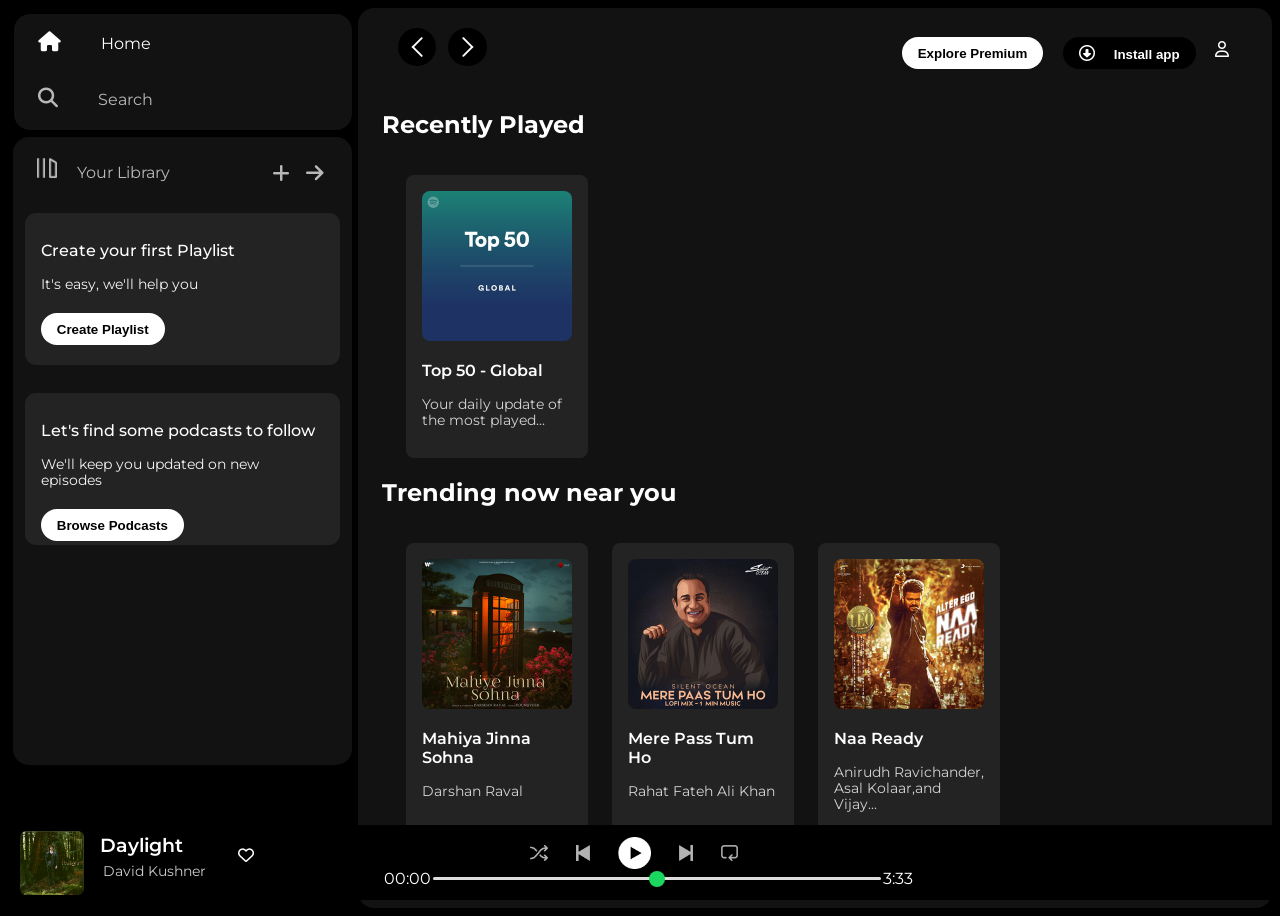
<file: index.html>
<!DOCTYPE html>
<html lang="en">
<head>
    <meta charset="UTF-8">
    <meta name="viewport" content="width=device-width, initial-scale=1.0">
    <link rel="stylesheet" href="https://cdnjs.cloudflare.com/ajax/libs/font-awesome/6.7.2/css/all.min.css" integrity="sha512-Evv84Mr4kqVGRNSgIGL/F/aIDqQb7xQ2vcrdIwxfjThSH8CSR7PBEakCr51Ck+w+/U6swU2Im1vVX0SVk9ABhg==" crossorigin="anonymous" referrerpolicy="no-referrer" />
    <link rel="icon" href="./assets/logo.png">
    <title>Spotify - Web Player: Music for everyone</title>
    <link href="style.css" rel="stylesheet">
    <link rel="preconnect" href="https://fonts.googleapis.com">
    <link rel="preconnect" href="https://fonts.gstatic.com" crossorigin>
    <link href="https://fonts.googleapis.com/css2?family=Montserrat:wght@100..900&display=swap" rel="stylesheet">
</head>
<body>
    <div class="main">
        <div class="sidebar">
            <div class="nav">
                <div class="nav-option" style="opacity: 1;">
                    <i class="fa-solid fa-house"></i>
                    <a href="#">Home</a> 
                </div>
                <div class="nav-option">
                    <i class="fa-solid fa-magnifying-glass"></i>
                    <a href="#">Search</a> 
                </div>
            </div>
            <div class="library">
                <div class="options">
                    <div class="lib-option nav-option">
                     <img src="./assets/library_icon.png">
                     <a href="#">Your Library</a> 
                    </div>
                    <div class="icons">
                     <i class="fa-solid fa-plus"></i>
                     <i class="fa-solid fa-arrow-right"></i>
                    </div>
                </div>
                <div class="lib-box">
                     <div class="box">
                        <p class="box-p1">Create your first Playlist</p>
                        <p class="box-p2">It's easy, we'll help you</p>
                        <button class="badge">Create Playlist</button>
                     </div>
                     <div class="box">
                        <p class="box-p1">Let's find some podcasts to follow</p>
                        <p class="box-p2">We'll keep you updated on new episodes</p>
                        <button class="badge">Browse Podcasts</button>
                     </div>
                </div>
            </div>
        </div>
        <div class="main-content">
            <div class="sticky-nav">
                <div class="sticky-nav-icons">
                    <img src="./assets/backward_icon.png">
                    <img src="./assets/forward_icon.png" class="hide">
                </div>
                <div class="sticky-nav-options">
                    <button class="badge hide">Explore Premium</button>
                    <button class="badge dark-badge"><i class="fa-regular fa-circle-down" style="font-size: 1rem;"></i>Install app</button>
                    <i class="fa-regular fa-user"></i>
                </div>
                
            </div>

            <h2>Recently Played</h2>
            <div class="card-container">
                <div class="card">
                    <img src="./assets/card1img.jpeg" class="card-img">
                    <p class="card-title">Top 50 - Global</p>
                    <p class="card-info">Your daily update of the most played...</p>
                </div>
            </div>

            <h2>Trending now near you</h2>
            <div class="card-container">
                <div class="card">
                    <img src="./assets/card2img.jpeg" class="card-img">
                    <p class="card-title">Mahiya Jinna Sohna</p>
                    <p class="card-info">Darshan Raval</p>
                </div>

                <div class="card">
                    <img src="./assets/card3img.jpeg" class="card-img">
                    <p class="card-title">Mere Pass Tum Ho</p>
                    <p class="card-info">Rahat Fateh Ali Khan</p>
                </div>

                <div class="card">
                    <img src="./assets/card4img.jpeg" class="card-img">
                    <p class="card-title">Naa Ready</p>
                    <p class="card-info">Anirudh Ravichander, Asal Kolaar,and Vijay...</p>
                </div>
            </div>

            <h2>Featured Charts</h2>
            <div class="card-container">
                <div class="card">
                    <img src="./assets/card5img.jpeg" class="card-img">
                    <p class="card-title">Top Songs- Global</p>
                    <p class="card-info">Your weekly update of the most played...</p>
                </div>

                <div class="card">
                    <img src="./assets/card6img.jpeg" class="card-img">
                    <p class="card-title">Top Songs - India</p>
                    <p class="card-info">Your weekly update of the most played...</p>
                </div>

                <div class="card">
                    <img src="./assets/card1img.jpeg" class="card-img">
                    <p class="card-title">Top 50 - Global</p>
                    <p class="card-info">Your daily update of the most played...</p>
                </div>
            </div>
        <div class="footer">
            <div class="line"></div>
        </div>
        </div>
        <div class="music-player">
            <div class="album">
                <img src="./assets/Daylight.png">
                <p class="one">Daylight</p>
                <p class="two">David Kushner</p>
                <i class="fa-regular fa-heart"></i>
            </div>
            <div class="player">
                <div class="player-controls">
                    <img src="./assets/player_icon1.png" class="player-control-icon">
                    <img src="./assets/player_icon2.png" class="player-control-icon">
                    <img src="./assets/player_icon3.png" class="player-control-icon" style="opacity: 1; height: 2rem;">
                    <img src="./assets/player_icon4.png" class="player-control-icon">
                    <img src="./assets/player_icon5.png" class="player-control-icon">
                </div>
                <div class="playback-bar">
                    <span class="current-time">00:00</span>
                    <input type="range" min="0" max="100" class="progress-bar" step="1">
                    <span class="total-time">3:33</span>
                </div>
            </div>
            <div class="control">

            </div>
        </div>
    </div>
</body>
</html>
</file>
<file: style.css>
body {
  font-family: "Montserrat", sans-serif;
  /* font-optical-sizing: auto;
  font-weight: <weight>;
  font-style: normal; */
  margin: 0;
  background-color: #000;
  color: #fff ;
  overflow: hidden;
}

.main {
    display: flex;
    height: 100vh;
    padding: 0.5rem;
}

.sidebar {
    background-color: #000;
    width: 21.875rem;
    border-radius: 1rem; /*16px*/
}

.main-content {
    background-color: #121212;
    flex: 1;
    border-radius: 1rem;
    overflow: auto;
    padding: 0 1.5rem 0 1.5rem;
}

.music-player {
    background-color: #000;
    position: fixed;
    bottom: 0;
    width: 100%;
    height: 4.6875rem;
}

a {
    text-decoration: none;
    color: white;
}

.nav {
    background-color: #121212;
    border-radius: 1rem;
    display: flex;
    flex-direction: column;
    justify-content: center;
    height: 6.25rem;
    padding: 0.5rem 0.75rem;
    margin: 0.4rem;
}

.nav-option {
    line-height: 2.5rem;
    opacity: 0.7;
    padding: 0.5rem 0.75rem;
} 

.nav-option:hover {
    line-height: 2.5rem;
    opacity: 1;
} 

.nav-option i {
    font-size: 1.25rem;
}

.nav-option a {
    font-size: 1rem;
    margin-left: 1rem;
}

.library {
    background-color: #121212;
    border-radius: 1rem;
    height: 68%;
    padding: 0.5rem 0.75rem;
    margin: 0 0.4rem 0.4rem 0.3rem;
}

.options {
    display: flex;
    justify-content: space-between;
    align-items: center;
}

.lib-option img{
    height: 1.25rem;
    width: 1.25rem;
}

.options .icons{
    font-size: 1.25rem;
    display: flex;
}

.icons i {
    opacity: 0.7;
    margin-right: 1rem;
}

.icons i:hover {
    opacity: 1;
}

.box{
    background-color: #232323;
    height: 8rem;
    border-radius: 0.7rem;  
    margin: 0.75rem 0 1.75rem 0;
    padding: 0.75rem 1rem;
}

.box-p1 {
    font-size: 1rem;
    font-weight: 500;
}

.box-p2 {
    font-size: 0.85rem;
    opacity: 0.95;
}

.badge {
    background-color: white;
    border: none;
    border-radius: 6.25rem;
    padding: 0.25rem 1rem;
    font-weight: 700;
    margin-top: 0.5rem;
    height: 2rem;
    width: fit-content;
}

.sticky-nav {
    position: sticky;
    top: 0;
    background-color: #121212;
    display: flex;
    justify-content: space-between;
    align-items: center;
    padding: 1rem 0;
    z-index: 10;
}

.sticky-nav-icons  {
    margin-left: 0.75rem;
}

.sticky-nav-icons img{
    background-color: #000;
    height: 1.5rem;
    width: 1.5rem;
    margin: 0.25rem;
    padding: 0.45rem;
    border-radius: 50%;
}

.sticky-nav-options {
    display: flex;
    justify-content: center;
    align-items: center;
}

.sticky-nav-options .badge,i {
    margin-right: 1.2rem;
}

.dark-badge {
    background-color: #000;
    color: white;
}

@media (max-width:1000px) {
    .hide {
        display: none;
    }
}

.card {
    background-color: #232323;
    width: 150px;
    border-radius: 0.5rem;
    padding: 1rem;
    margin-left: 1.5rem;
    margin-top: 1rem;
}

.card-container {
    display: flex;
    flex-wrap: wrap;
}

.card-img {
    width: 100%;
    border-radius: 0.5rem;
}

.card-title {
    font-weight: 600;
}

.card-info {
    font-size: 0.85rem;
    opacity: 0.8;
}

.footer {
    height: 300px;
    display: flex;
    align-items: center;
    justify-content: center;
}

.line {
    width: 90%;
    height: 50%;
    border-top: 1px solid white;
    opacity: 0.4;   
}

.music-player {
    display: flex;
    justify-content: space-between;
    align-items: center;
}

.player-controls {
    display: flex;
    justify-content: center;
    align-items: center;
}

.album {
    width: 25%;
    display: flex;
}

.player {
    width: 50%;
}

.player-control-icon {
    height: 1rem;
    margin-right: 1.75rem;
    opacity: 0.7;
}

.player-control-icon:hover {
    height: 1rem;
    margin-right: 1.75rem;
    opacity: 1;
}

.playback-bar {
    display: flex;
    justify-content: center;
    align-items: center;
}

.progress-bar {
    width: 70%;
    appearance: none;
    background-color: transparent;
    cursor: pointer;
}

.control {
    width: 25%;

}

.progress-bar::-webkit-slider-runnable-track {
    background-color: #ddd;
    border-radius: 6.25rem;
    height: 0.2rem;
}

.progress-bar::-webkit-slider-thumb {
    appearance: none;
    height: 1rem;
    width: 1rem;
    background-color: #1bd760;
    border-radius: 50%;
    margin-top: -0.37rem;
}

.album img {
    height: 4rem;
    width: 4rem;
    border-radius: 0.4rem;
    margin-left: 0.75rem;
}

.album .one {
    font-size: 1.2rem;
    font-weight: 600;
    margin-left: 1rem;
    margin-top: 0.4rem;
    margin-bottom: 0.6rem;
    line-height: 1rem;
}

.album .two {
    font-size: 0.85rem;
    opacity: 0.8;
    margin-top: 2rem;
    margin-left: -5rem;
}

.album i{
    margin-top: 1rem;
    margin-left: 2rem;
}

@media (max-width:800px) {
    .sidebar{
        display: none;
    }
}
</file>
